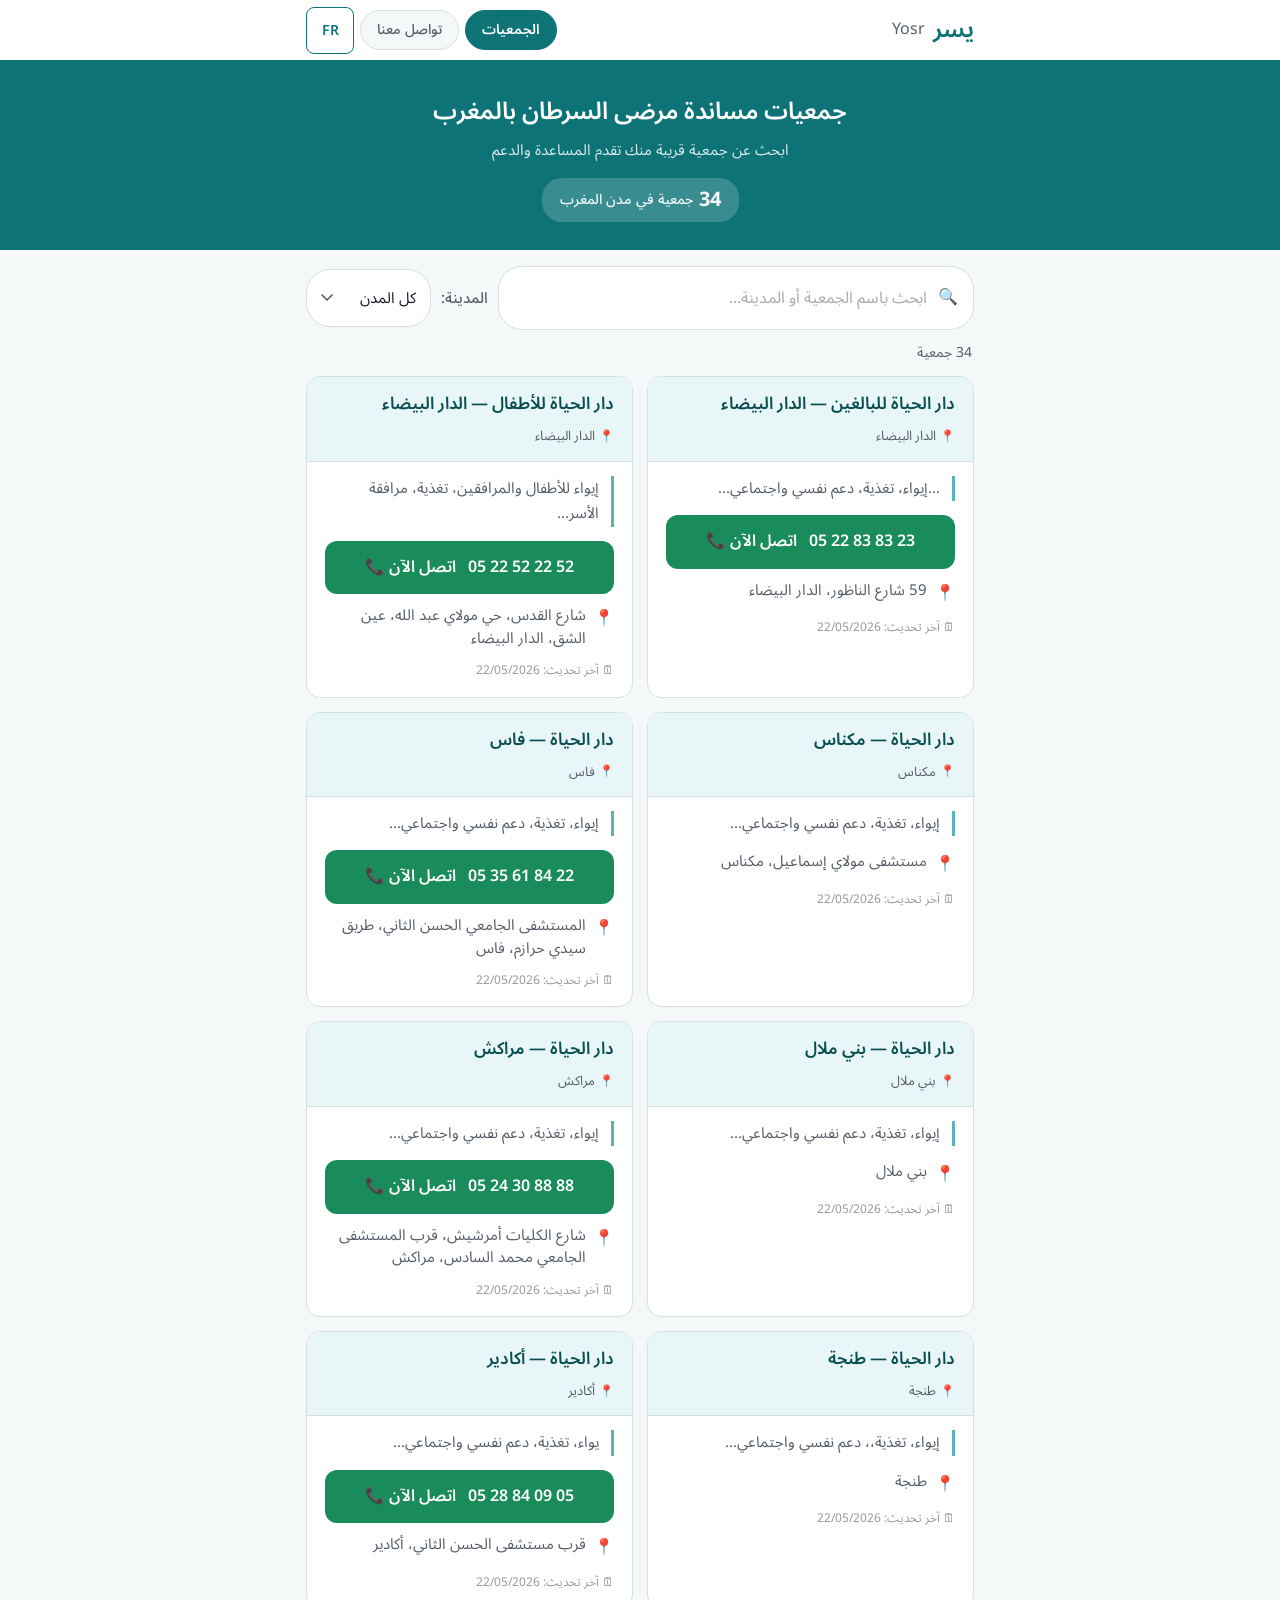
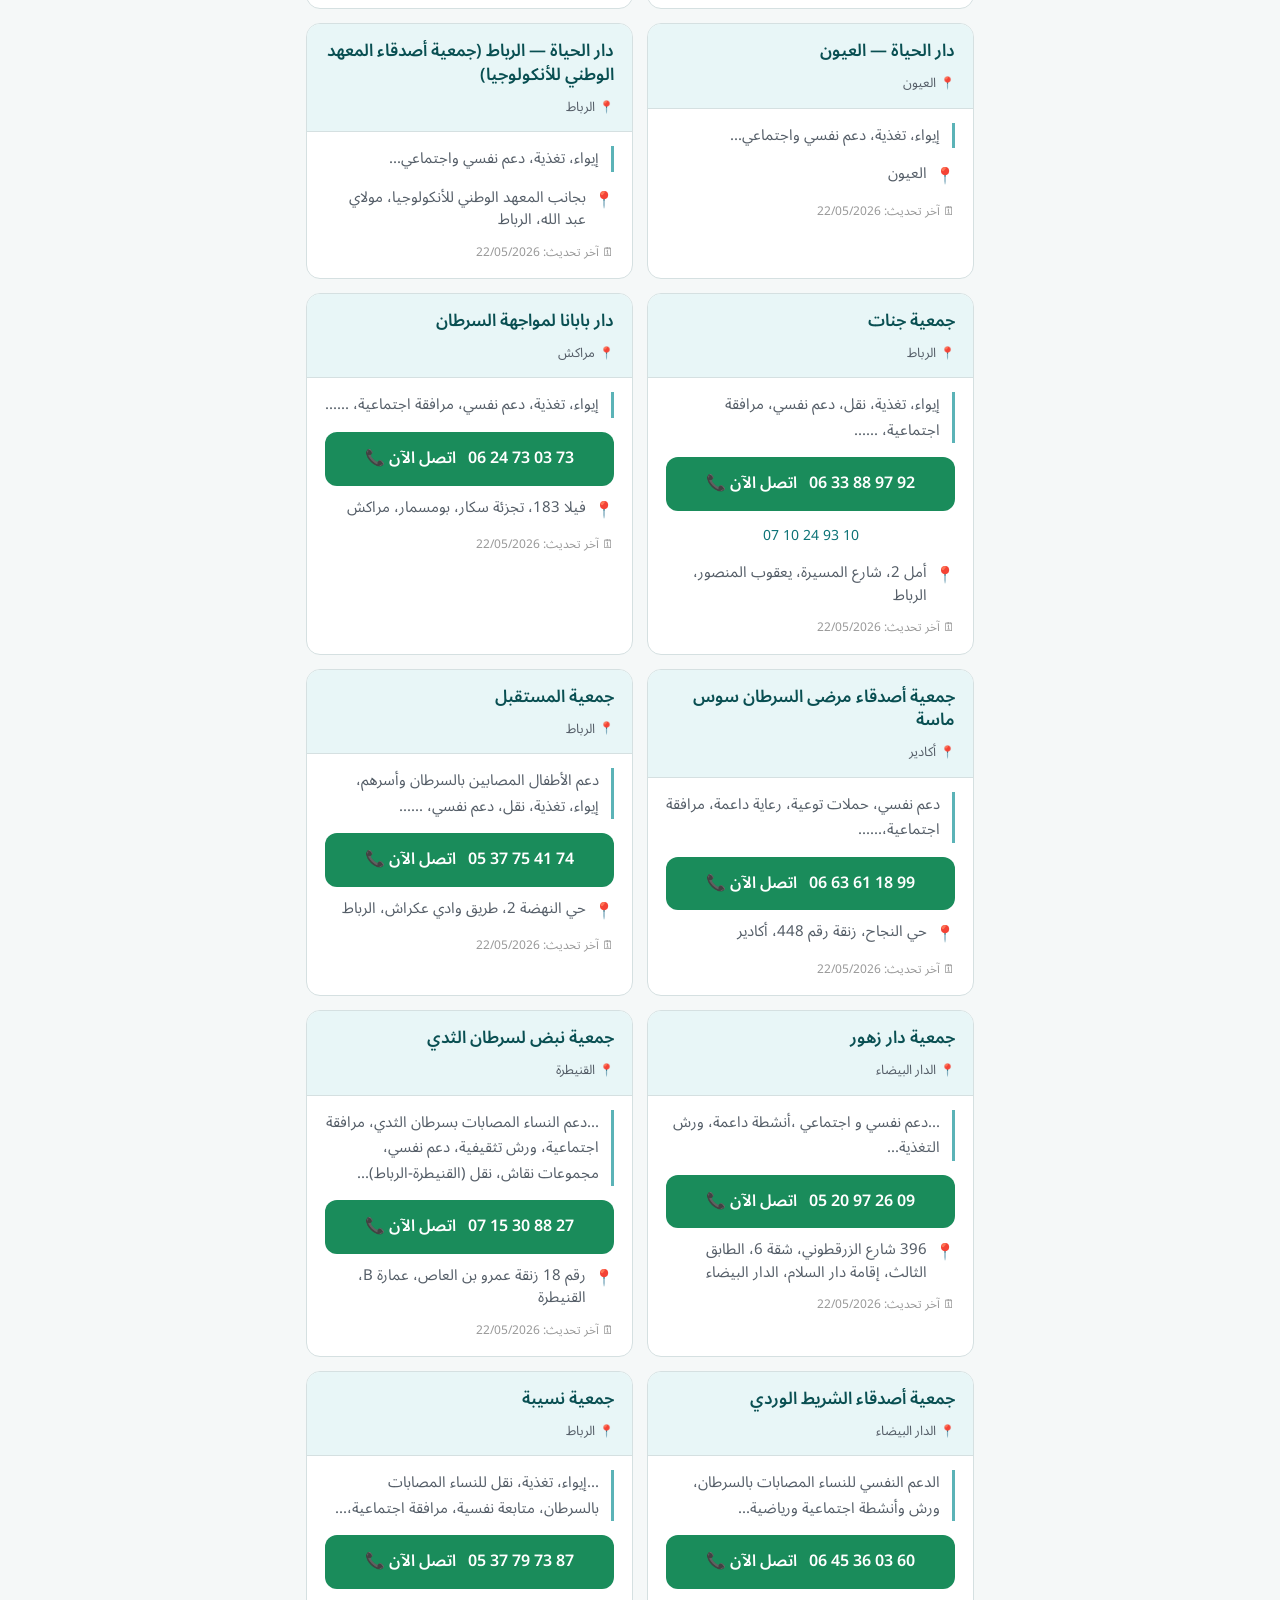
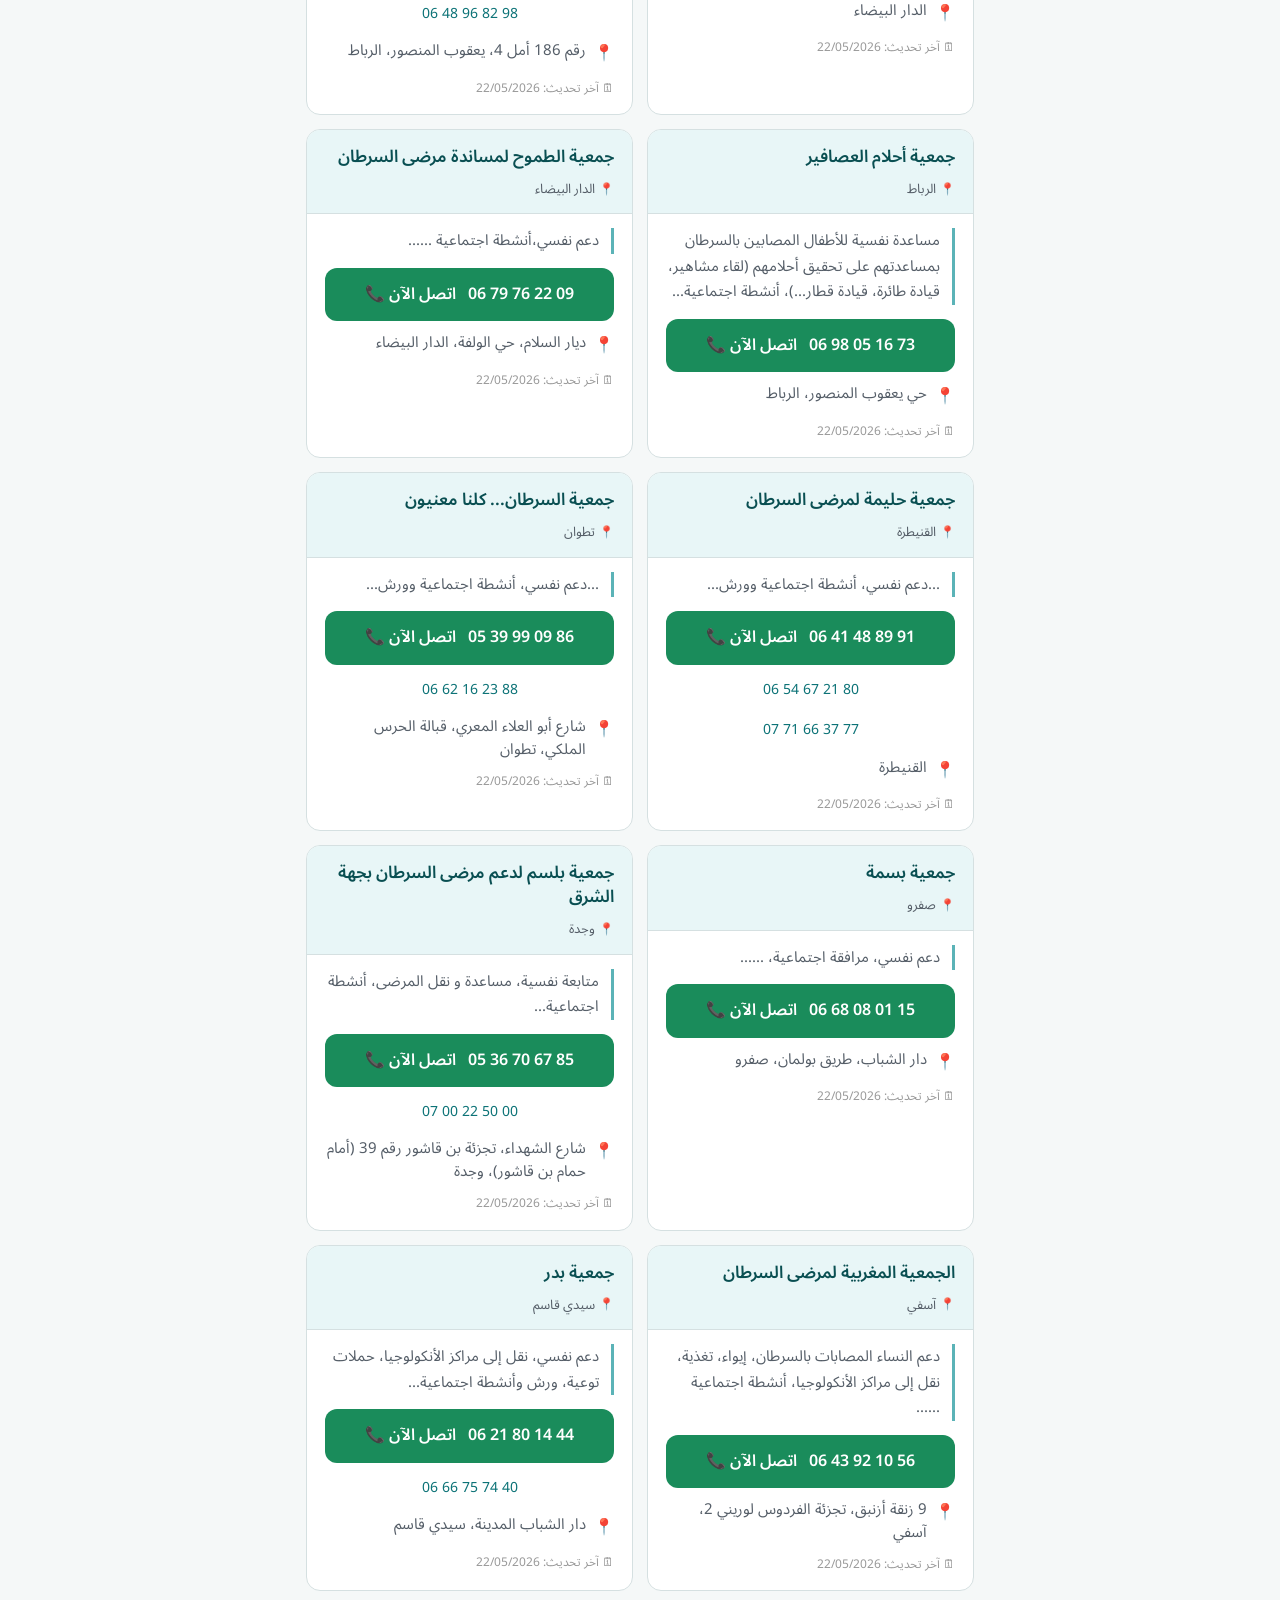
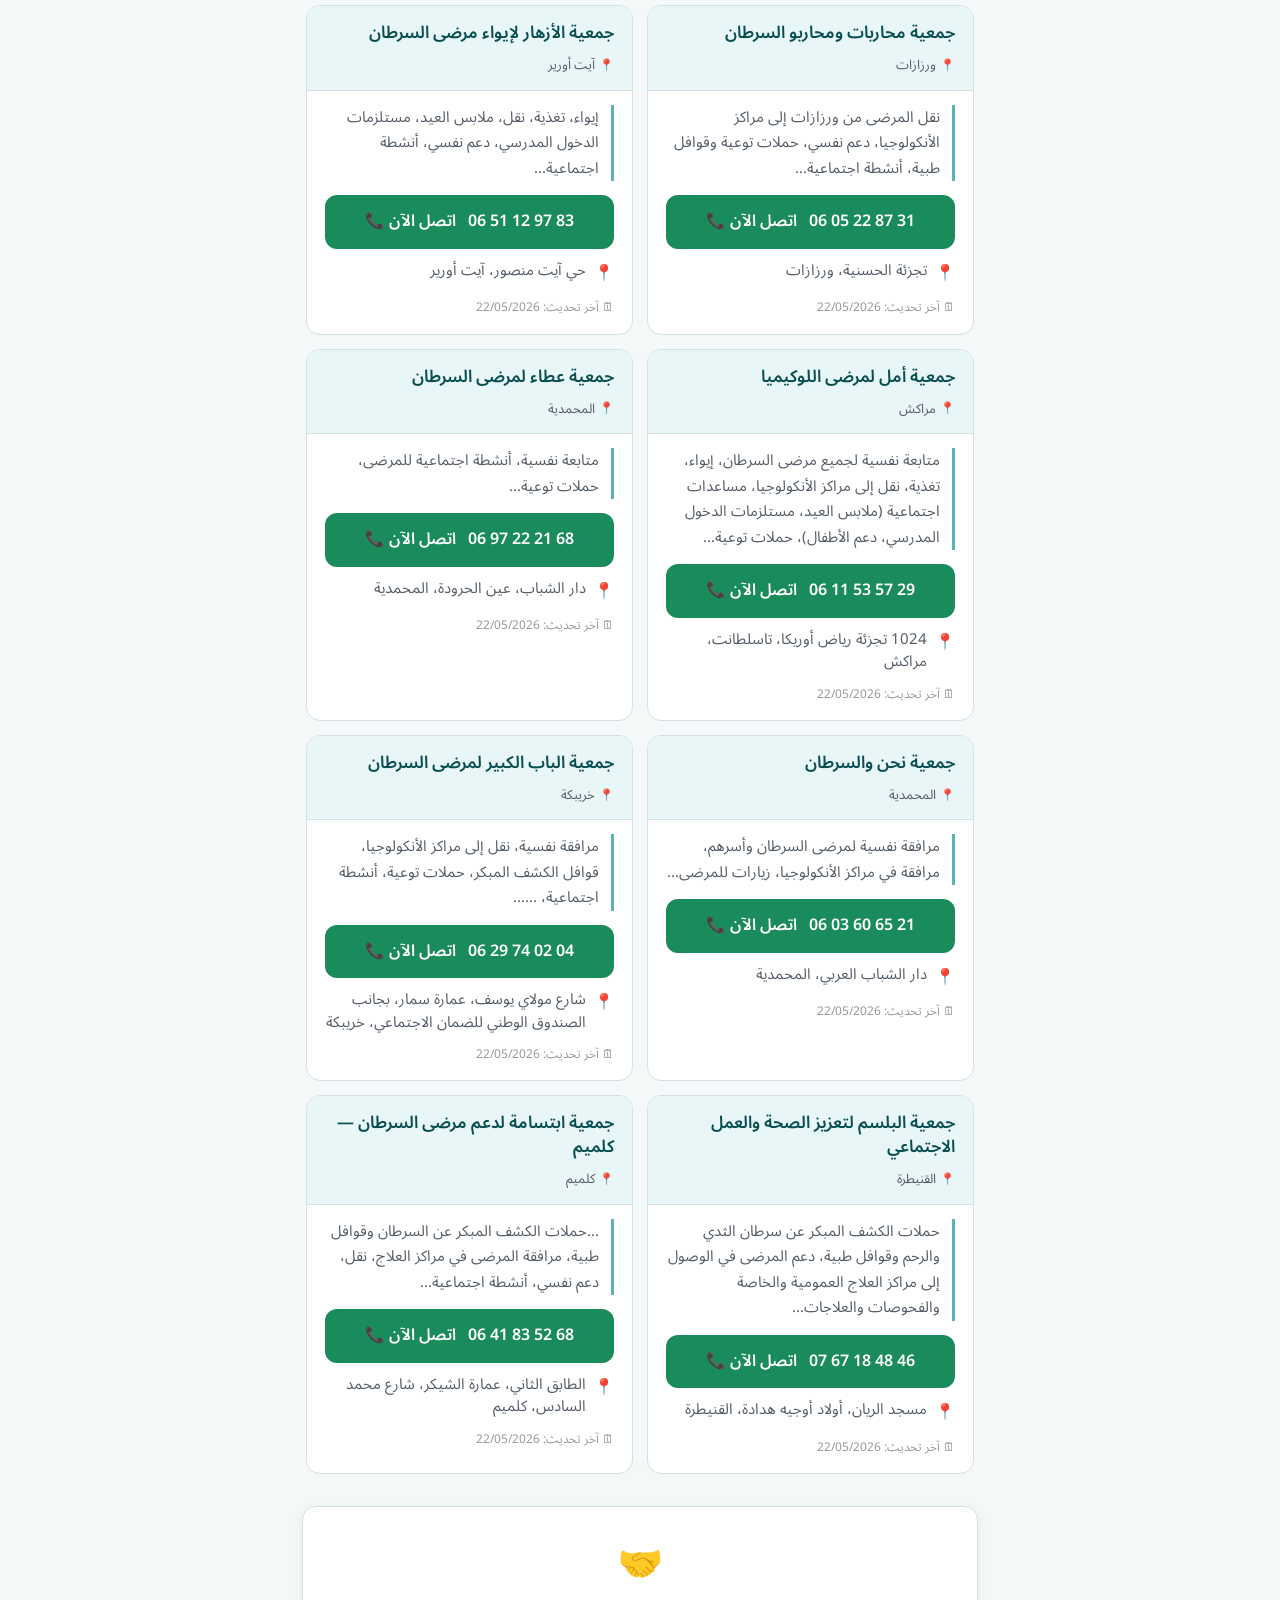
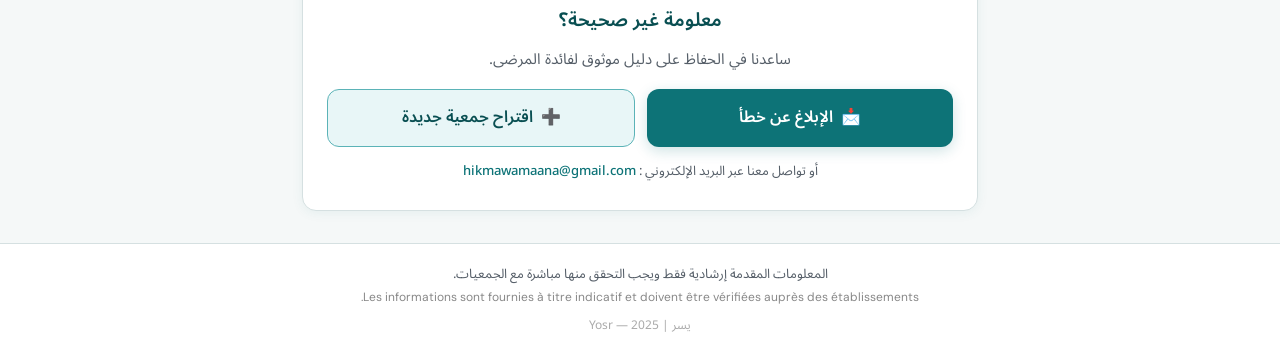
<file: index.html>
<!DOCTYPE html>
<html lang="ar" dir="rtl">
<head>
  <meta charset="UTF-8">
  <meta name="viewport" content="width=device-width, initial-scale=1.0">
  <meta name="description" content="يسر - دليل جمعيات مساندة مرضى السرطان بالمغرب | Yosr - Annuaire des associations cancer Maroc">
  <title>يسر | Yosr — جمعيات مساندة مرضى السرطان</title>
  <link rel="preconnect" href="https://fonts.googleapis.com">
  <link href="https://fonts.googleapis.com/css2?family=Noto+Sans+Arabic:wght@300;400;500;600&family=DM+Sans:wght@300;400;500;600&display=swap" rel="stylesheet">
  <link rel="stylesheet" href="style.css">
</head>
<body>

  <!-- HEADER -->
  <header class="header">
    <div class="header-inner">
      <div class="logo">
        <span class="logo-ar">يسر</span>
        <span class="logo-fr">Yosr</span>
      </div>
      <nav class="nav">
        <a href="#" class="nav-link nav-link--active" id="nav-home" onclick="showPage('home', event)">
          <span data-ar="الجمعيات" data-fr="Associations">الجمعيات</span>
        </a>
        <a href="#" class="nav-link" id="nav-contact" onclick="showPage('contact', event)">
          <span data-ar="تواصل معنا" data-fr="Contact">تواصل معنا</span>
        </a>
        <button class="lang-btn" id="langBtn" onclick="toggleLang()" aria-label="Changer de langue">
          <span id="langLabel">FR</span>
        </button>
      </nav>
    </div>
  </header>

  <!-- ══ PAGE : ASSOCIATIONS ══════════════════════════════════ -->
  <div id="page-home">

    <!-- HERO -->
    <section class="hero">
      <h1 class="hero-title" data-ar="جمعيات مساندة مرضى السرطان بالمغرب" data-fr="Associations d'aide aux malades du cancer au Maroc">
        جمعيات مساندة مرضى السرطان بالمغرب
      </h1>
      <p class="hero-sub" data-ar="ابحث عن جمعية قريبة منك تقدم المساعدة والدعم" data-fr="Trouvez une association près de vous pour vous soutenir">
        ابحث عن جمعية قريبة منك تقدم المساعدة والدعم
      </p>
      <div class="hero-count">
        <span id="countDisplay">34</span>
        <span data-ar="جمعية في مدن المغرب" data-fr="associations dans les villes du Maroc">جمعية في مدن المغرب</span>
      </div>
    </section>

    <!-- SEARCH & FILTER -->
    <div class="controls">
      <div class="search-wrap">
        <span class="search-icon">🔍</span>
        <input
          type="search"
          id="searchInput"
          class="search-input"
          data-ar-ph="ابحث باسم الجمعية أو المدينة..."
          data-fr-ph="Rechercher par association ou ville..."
          placeholder="ابحث باسم الجمعية أو المدينة..."
          oninput="filterAssocs()"
          autocomplete="off"
        >
      </div>
      <div class="filter-row">
        <label class="filter-label" for="villeFilter">المدينة:</label>
        <select id="villeFilter" class="ville-select" onchange="filterAssocs()">
          <option value="" data-ar="كل المدن" data-fr="Toutes les villes">كل المدن</option>
        </select>
      </div>
    </div>

    <!-- RESULTS COUNT -->
    <div class="results-bar">
      <span id="resultsText"></span>
    </div>

    <!-- CARDS GRID -->
    <main class="grid" id="grid" aria-label="Liste des associations"></main>

    <!-- EMPTY STATE -->
    <div class="empty" id="emptyState" style="display:none">
      <div class="empty-icon">🔎</div>
      <p data-ar="لا توجد نتائج لهذا البحث" data-fr="Aucun résultat pour cette recherche">لا توجد نتائج لهذا البحث</p>
    </div>

    <!-- CONTRIB SECTION (ancienne section — conservée) -->
    <section class="contrib-section">
      <div class="contrib-card">
        <div class="contrib-icon">🤝</div>
        <h2 class="contrib-title" id="contrib-title">معلومة غير صحيحة؟</h2>
        <p class="contrib-text" id="contrib-text">ساعدنا في الحفاظ على دليل موثوق لفائدة المرضى.</p>
        <div class="contrib-btns">
          <a
            id="btn-modif"
            href="https://forms.gle/QYHYgmKE584QrmQN8"
            target="_blank"
            rel="noopener noreferrer"
            class="contrib-btn contrib-btn--primary"
          >📩&nbsp; الإبلاغ عن خطأ</a>
          <a
            id="btn-ajout"
            href="https://forms.gle/pceydxH5MqLaSTBH9"
            target="_blank"
            rel="noopener noreferrer"
            class="contrib-btn contrib-btn--secondary"
          >➕&nbsp; اقتراح جمعية جديدة</a>
        </div>
        <p class="contrib-mail" id="contrib-mail">
          أو تواصل معنا عبر البريد الإلكتروني :
          <a href="mailto:hikmawamaana@gmail.com">hikmawamaana@gmail.com</a>
        </p>
      </div>
    </section>

  </div>
  <!-- ══ FIN PAGE ASSOCIATIONS ════════════════════════════════ -->

  <!-- ══ PAGE : تواصل معنا ════════════════════════════════════ -->
  <div id="page-contact" style="display:none">

    <section class="hero hero--contact">
      <h1 class="hero-title" id="contact-hero-title">تواصل معنا</h1>
      <p class="hero-sub" id="contact-hero-sub">نحن هنا للاستماع إليكم ومساعدتكم</p>
    </section>

    <div class="contact-page">

      <div class="contact-card">
        <div class="contact-icon-wrap">✉️</div>
        <h2 class="contact-card-title" id="contact-title">هل لاحظتم خطأ في المعلومات؟</h2>
        <p class="contact-card-desc" id="contact-desc">
          إذا لاحظتم خطأ في المعلومات أو ترغبون في إضافة جمعية جديدة،
          يمكنكم التواصل معنا عبر النموذج التالي.
        </p>
        <div class="contact-btns">
          <a
            href="https://forms.gle/QYHYgmKE584QrmQN8"
            target="_blank"
            rel="noopener noreferrer"
            class="contact-btn contact-btn--primary"
          >
            <span>📩</span>
            <span id="btn-report-label">الإبلاغ عن خطأ</span>
          </a>
          <a
            href="https://forms.gle/pceydxH5MqLaSTBH9"
            target="_blank"
            rel="noopener noreferrer"
            class="contact-btn contact-btn--secondary"
          >
            <span>➕</span>
            <span id="btn-add-label">اقتراح جمعية جديدة</span>
          </a>
        </div>
      </div>

      <div class="contact-email-card">
        <div class="contact-email-icon">📬</div>
        <p class="contact-email-label" id="contact-email-label">أو تواصلوا معنا مباشرة عبر البريد الإلكتروني</p>
        <a href="mailto:hikmawamaana@gmail.com" class="contact-email-link" dir="ltr">
          hikmawamaana@gmail.com
        </a>
      </div>

    </div>
  </div>
  <!-- ══ FIN PAGE CONTACT ══════════════════════════════════════ -->

  <!-- FOOTER -->
  <footer class="footer">
    <p class="disclaimer" data-ar="المعلومات المقدمة إرشادية فقط ويجب التحقق منها مباشرة مع الجمعيات." data-fr="Les informations sont fournies à titre indicatif et doivent être vérifiées auprès des établissements.">
      المعلومات المقدمة إرشادية فقط ويجب التحقق منها مباشرة مع الجمعيات.
    </p>
    <p class="disclaimer-fr">Les informations sont fournies à titre indicatif et doivent être vérifiées auprès des établissements.</p>
    <p class="footer-copy">يسر | Yosr &mdash; 2025</p>
  </footer>

  <script src="data.js"></script>
  <script src="app.js"></script>
</body>
</html>
</file>
<file: style.css>
/* ── RESET & BASE ───────────────────────────────── */
*, *::before, *::after { box-sizing: border-box; margin: 0; padding: 0; }

:root {
  --teal:       #0D7377;
  --teal-dark:  #094F52;
  --teal-light: #E8F6F7;
  --teal-mid:   #5BB3B7;
  --green-btn:  #1A8C5B;
  --green-dark: #136644;
  --green-light:#E8F5EE;
  --text:       #1A1A2E;
  --text-sec:   #555E68;
  --bg:         #F5F8F8;
  --white:      #FFFFFF;
  --border:     #D5E0E1;
  --radius:     14px;
  --font-ar:    'Noto Sans Arabic', sans-serif;
  --font-fr:    'DM Sans', sans-serif;
}

html[lang="ar"] { font-family: var(--font-ar); }
html[lang="fr"] { font-family: var(--font-fr); }

body {
  background: var(--bg);
  color: var(--text);
  font-size: 16px;
  line-height: 1.6;
  min-height: 100vh;
}

/* ── HEADER ─────────────────────────────────────── */
.header {
  background: var(--white);
  border-bottom: 2px solid var(--teal);
  position: sticky;
  top: 0;
  z-index: 100;
}
.header-inner {
  max-width: 700px;
  margin: 0 auto;
  padding: 0 16px;
  height: 60px;
  display: flex;
  align-items: center;
  justify-content: space-between;
  gap: 10px;
}
.logo {
  display: flex;
  align-items: center;
  gap: 8px;
  flex-shrink: 0;
}
.logo-ar {
  font-size: 24px;
  font-weight: 600;
  color: var(--teal);
}
.logo-fr {
  font-size: 16px;
  font-weight: 400;
  color: var(--text-sec);
}

/* ── NAV ─────────────────────────────────────────── */
.nav {
  display: flex;
  align-items: center;
  gap: 6px;
}
.nav-link {
  display: inline-flex;
  align-items: center;
  padding: 8px 16px;
  border-radius: 20px;
  font-size: 14px;
  font-weight: 500;
  color: var(--text-sec);
  text-decoration: none;
  background: var(--bg);
  border: 1.5px solid var(--border);
  transition: background .2s, color .2s, border-color .2s;
  white-space: nowrap;
  min-height: 38px;
  cursor: pointer;
}
.nav-link:hover {
  background: var(--teal-light);
  color: var(--teal);
  border-color: var(--teal-mid);
}
.nav-link--active {
  background: var(--teal);
  color: #fff;
  border-color: var(--teal);
  font-weight: 600;
}
.lang-btn {
  background: transparent;
  color: var(--teal);
  border: 1.5px solid var(--teal);
  border-radius: 8px;
  padding: 8px 14px;
  font-size: 14px;
  font-weight: 600;
  cursor: pointer;
  font-family: inherit;
  transition: background .2s, color .2s;
  min-height: 38px;
  min-width: 48px;
}
.lang-btn:hover {
  background: var(--teal);
  color: #fff;
}

/* ── HERO ────────────────────────────────────────── */
.hero {
  background: var(--teal);
  padding: 32px 20px 28px;
  text-align: center;
}
.hero--contact { padding: 28px 20px 24px; }
.hero-title {
  font-size: 20px;
  font-weight: 600;
  color: var(--white);
  line-height: 1.5;
  margin-bottom: 8px;
}
.hero-sub {
  font-size: 15px;
  color: rgba(255,255,255,.85);
  margin-bottom: 16px;
}
.hero-count {
  display: inline-flex;
  align-items: center;
  gap: 6px;
  background: rgba(255,255,255,.18);
  border-radius: 20px;
  padding: 6px 18px;
  font-size: 14px;
  color: rgba(255,255,255,.95);
  font-weight: 500;
}
.hero-count span:first-child { font-size: 20px; font-weight: 700; }

/* ── CONTROLS ────────────────────────────────────── */
.controls {
  max-width: 700px;
  margin: 0 auto;
  padding: 16px 16px 8px;
  display: flex;
  flex-direction: column;
  gap: 10px;
}
.search-wrap { position: relative; }
.search-icon {
  position: absolute;
  top: 50%;
  transform: translateY(-50%);
  font-size: 16px;
  pointer-events: none;
  color: var(--text-sec);
}
html[dir="rtl"] .search-icon { right: 16px; }
html[dir="ltr"] .search-icon { left: 16px; }

.search-input {
  width: 100%;
  padding: 14px 16px;
  border: 1.5px solid var(--border);
  border-radius: 24px;
  font-size: 16px;
  font-family: inherit;
  background: var(--white);
  color: var(--text);
  outline: none;
  transition: border-color .2s, box-shadow .2s;
  min-height: 50px;
  -webkit-appearance: none;
}
html[dir="rtl"] .search-input { padding-right: 46px; text-align: right; }
html[dir="ltr"] .search-input { padding-left:  46px; text-align: left; }
.search-input:focus {
  border-color: var(--teal);
  box-shadow: 0 0 0 3px rgba(13,115,119,.12);
}
.search-input::placeholder { color: #aaa; }

.filter-row { display: flex; align-items: center; gap: 10px; }
.filter-label { font-size: 15px; color: var(--text-sec); white-space: nowrap; font-weight: 500; }
.ville-select {
  flex: 1;
  padding: 12px 14px;
  border: 1.5px solid var(--border);
  border-radius: 24px;
  font-size: 15px;
  font-family: inherit;
  background: var(--white);
  color: var(--text);
  outline: none;
  cursor: pointer;
  min-height: 48px;
  -webkit-appearance: none;
  appearance: none;
  background-image: url("data:image/svg+xml,%3Csvg xmlns='http://www.w3.org/2000/svg' width='12' height='8' viewBox='0 0 12 8'%3E%3Cpath d='M1 1l5 5 5-5' stroke='%23555' stroke-width='1.5' fill='none' stroke-linecap='round'/%3E%3C/svg%3E");
  background-repeat: no-repeat;
}
html[dir="rtl"] .ville-select { background-position: left 14px center; padding-left: 36px; }
html[dir="ltr"] .ville-select { background-position: right 14px center; padding-right: 36px; }
.ville-select:focus { border-color: var(--teal); }

/* ── RESULTS BAR ─────────────────────────────────── */
.results-bar {
  max-width: 700px;
  margin: 0 auto;
  padding: 4px 18px 8px;
  font-size: 14px;
  color: var(--text-sec);
}

/* ── GRID ────────────────────────────────────────── */
.grid {
  max-width: 700px;
  margin: 0 auto;
  padding: 4px 12px 32px;
  display: flex;
  flex-direction: column;
  gap: 14px;
}

/* ── CARD ────────────────────────────────────────── */
.card {
  background: var(--white);
  border-radius: var(--radius);
  border: 1px solid var(--border);
  overflow: hidden;
  transition: box-shadow .2s;
}
.card:active { box-shadow: 0 4px 16px rgba(13,115,119,.13); }
.card-header {
  background: var(--teal-light);
  padding: 16px 18px 12px;
  border-bottom: 1px solid var(--border);
}
.card-name {
  font-size: 17px;
  font-weight: 600;
  color: var(--teal-dark);
  line-height: 1.4;
  margin-bottom: 6px;
}
.card-ville-tag {
  display: inline-flex;
  align-items: center;
  gap: 4px;
  font-size: 13px;
  color: var(--text-sec);
}
.card-ville-tag::before { content: '📍'; font-size: 12px; }
.card-body {
  padding: 14px 18px 16px;
  display: flex;
  flex-direction: column;
  gap: 14px;
}
.card-aide {
  font-size: 15px;
  color: var(--text-sec);
  line-height: 1.7;
  padding-inline-start: 12px;
  border-inline-start: 3px solid var(--teal-mid);
}
.card-contact { display: flex; flex-direction: column; gap: 10px; }
.contact-item { display: flex; align-items: flex-start; gap: 8px; font-size: 15px; }
.contact-icon { font-size: 16px; flex-shrink: 0; margin-top: 2px; }
.contact-text { color: var(--text-sec); line-height: 1.5; word-break: break-word; }

/* ── CALL BUTTON ─────────────────────────────────── */
.call-btn {
  display: flex;
  align-items: center;
  justify-content: center;
  gap: 8px;
  width: 100%;
  padding: 14px 20px;
  background: var(--green-btn);
  color: #fff;
  font-size: 16px;
  font-weight: 600;
  font-family: inherit;
  border-radius: 12px;
  text-decoration: none;
  transition: background .2s, transform .1s;
  min-height: 52px;
  text-align: center;
}
.call-btn:hover  { background: var(--green-dark); }
.call-btn:active { transform: scale(.98); }
.tel-extra {
  display: block;
  text-align: center;
  font-size: 14px;
  color: var(--teal);
  text-decoration: none;
  padding: 4px 0;
  direction: ltr;
}
.tel-extra:hover { text-decoration: underline; }
.update-date { font-size: 12px; color: #999; padding-top: 2px; }

/* ── EMPTY STATE ─────────────────────────────────── */
.empty {
  max-width: 700px;
  margin: 40px auto;
  padding: 0 16px;
  text-align: center;
  color: var(--text-sec);
}
.empty-icon { font-size: 44px; margin-bottom: 12px; }
.empty p { font-size: 16px; }

/* ══ PAGE CONTACT ════════════════════════════════════ */
.contact-page {
  max-width: 700px;
  margin: 0 auto;
  padding: 24px 16px 48px;
  display: flex;
  flex-direction: column;
  gap: 16px;
}

/* Carte principale formulaires */
.contact-card {
  background: var(--white);
  border-radius: 20px;
  border: 1px solid var(--border);
  box-shadow: 0 4px 20px rgba(13,115,119,.08);
  padding: 32px 24px 28px;
  display: flex;
  flex-direction: column;
  align-items: center;
  gap: 16px;
  text-align: center;
}
.contact-icon-wrap {
  width: 68px;
  height: 68px;
  background: var(--teal-light);
  border-radius: 50%;
  display: flex;
  align-items: center;
  justify-content: center;
  font-size: 30px;
  flex-shrink: 0;
}
.contact-card-title {
  font-size: 20px;
  font-weight: 600;
  color: var(--teal-dark);
  line-height: 1.4;
}
.contact-card-desc {
  font-size: 15px;
  color: var(--text-sec);
  line-height: 1.8;
  max-width: 420px;
}
.contact-btns {
  display: flex;
  flex-direction: column;
  gap: 12px;
  width: 100%;
  max-width: 400px;
  margin-top: 4px;
}
.contact-btn {
  display: flex;
  align-items: center;
  justify-content: center;
  gap: 10px;
  padding: 16px 24px;
  border-radius: 14px;
  font-size: 16px;
  font-weight: 600;
  font-family: inherit;
  text-decoration: none;
  min-height: 54px;
  transition: transform .15s, background .2s, box-shadow .2s;
}
.contact-btn:active { transform: scale(.97); }
.contact-btn--primary {
  background: var(--teal);
  color: #fff;
  box-shadow: 0 4px 14px rgba(13,115,119,.25);
}
.contact-btn--primary:hover { background: var(--teal-dark); }
.contact-btn--secondary {
  background: var(--teal-light);
  color: var(--teal-dark);
  border: 1.5px solid var(--teal-mid);
}
.contact-btn--secondary:hover { background: #d0ecee; }

/* Carte email */
.contact-email-card {
  background: var(--white);
  border-radius: 16px;
  border: 1px solid var(--border);
  padding: 24px;
  display: flex;
  flex-direction: column;
  align-items: center;
  gap: 8px;
  text-align: center;
}
.contact-email-icon { font-size: 28px; }
.contact-email-label {
  font-size: 14px;
  color: var(--text-sec);
  line-height: 1.5;
}
.contact-email-link {
  font-size: 16px;
  font-weight: 600;
  color: var(--teal);
  text-decoration: none;
  direction: ltr;
  display: inline-block;
  padding: 6px 0;
}
.contact-email-link:hover { text-decoration: underline; }
/* ══════════════════════════════════════════════════ */

/* ── FOOTER ──────────────────────────────────────── */
.footer {
  background: var(--white);
  border-top: 1px solid var(--border);
  padding: 20px 16px;
  text-align: center;
}
.disclaimer { font-size: 13px; color: var(--text-sec); line-height: 1.6; margin-bottom: 4px; }
.disclaimer-fr { font-size: 12px; color: #888; font-family: var(--font-fr); margin-bottom: 10px; line-height: 1.5; }
.footer-copy { font-size: 12px; color: #aaa; }

/* ── RESPONSIVE ──────────────────────────────────── */
@media (min-width: 480px) {
  .contact-btns { flex-direction: row; max-width: 100%; }
  .contact-btn  { flex: 1; }
  .contact-email-card { flex-direction: row; justify-content: center; gap: 12px; }
}
@media (min-width: 600px) {
  .hero-title { font-size: 24px; }
  .grid       { padding: 4px 16px 32px; }
  .controls   { flex-direction: row; align-items: center; flex-wrap: wrap; }
  .search-wrap{ flex: 1; min-width: 220px; }
  .filter-row { flex: 0 0 auto; }
}
@media (min-width: 700px) {
  .grid { display: grid; grid-template-columns: 1fr 1fr; gap: 14px; }
}

/* ══ CONTRIB SECTION (ancienne section) ════════════ */
.contrib-section {
  max-width: 700px;
  margin: 0 auto;
  padding: 0 12px 32px;
}
.contrib-card {
  background: var(--white);
  border: 1px solid var(--border);
  border-radius: var(--radius);
  padding: 28px 24px;
  text-align: center;
  display: flex;
  flex-direction: column;
  align-items: center;
  gap: 14px;
  box-shadow: 0 2px 12px rgba(13,115,119,.07);
}
.contrib-icon { font-size: 36px; }
.contrib-title {
  font-size: 19px;
  font-weight: 600;
  color: var(--teal-dark);
  line-height: 1.4;
}
.contrib-text {
  font-size: 15px;
  color: var(--text-sec);
  max-width: 400px;
  line-height: 1.6;
}
.contrib-btns {
  display: flex;
  flex-direction: column;
  gap: 12px;
  width: 100%;
  max-width: 360px;
  margin-top: 4px;
}
.contrib-btn {
  display: flex;
  align-items: center;
  justify-content: center;
  gap: 8px;
  padding: 15px 20px;
  border-radius: 12px;
  font-size: 16px;
  font-weight: 600;
  font-family: inherit;
  text-decoration: none;
  min-height: 52px;
  transition: background .2s, transform .1s;
}
.contrib-btn:active { transform: scale(.98); }
.contrib-btn--primary {
  background: var(--teal);
  color: #fff;
  box-shadow: 0 4px 14px rgba(13,115,119,.2);
}
.contrib-btn--primary:hover { background: var(--teal-dark); }
.contrib-btn--secondary {
  background: var(--teal-light);
  color: var(--teal-dark);
  border: 1.5px solid var(--teal-mid);
}
.contrib-btn--secondary:hover { background: #d0ecee; }
.contrib-mail {
  font-size: 13px;
  color: var(--text-sec);
  line-height: 1.6;
}
.contrib-mail a {
  color: var(--teal);
  text-decoration: none;
  font-weight: 500;
  direction: ltr;
  display: inline-block;
}
.contrib-mail a:hover { text-decoration: underline; }
@media (min-width: 480px) {
  .contrib-btns { flex-direction: row; max-width: 100%; }
  .contrib-btn  { flex: 1; }
}
/* ══════════════════════════════════════════════════ */
</file>
